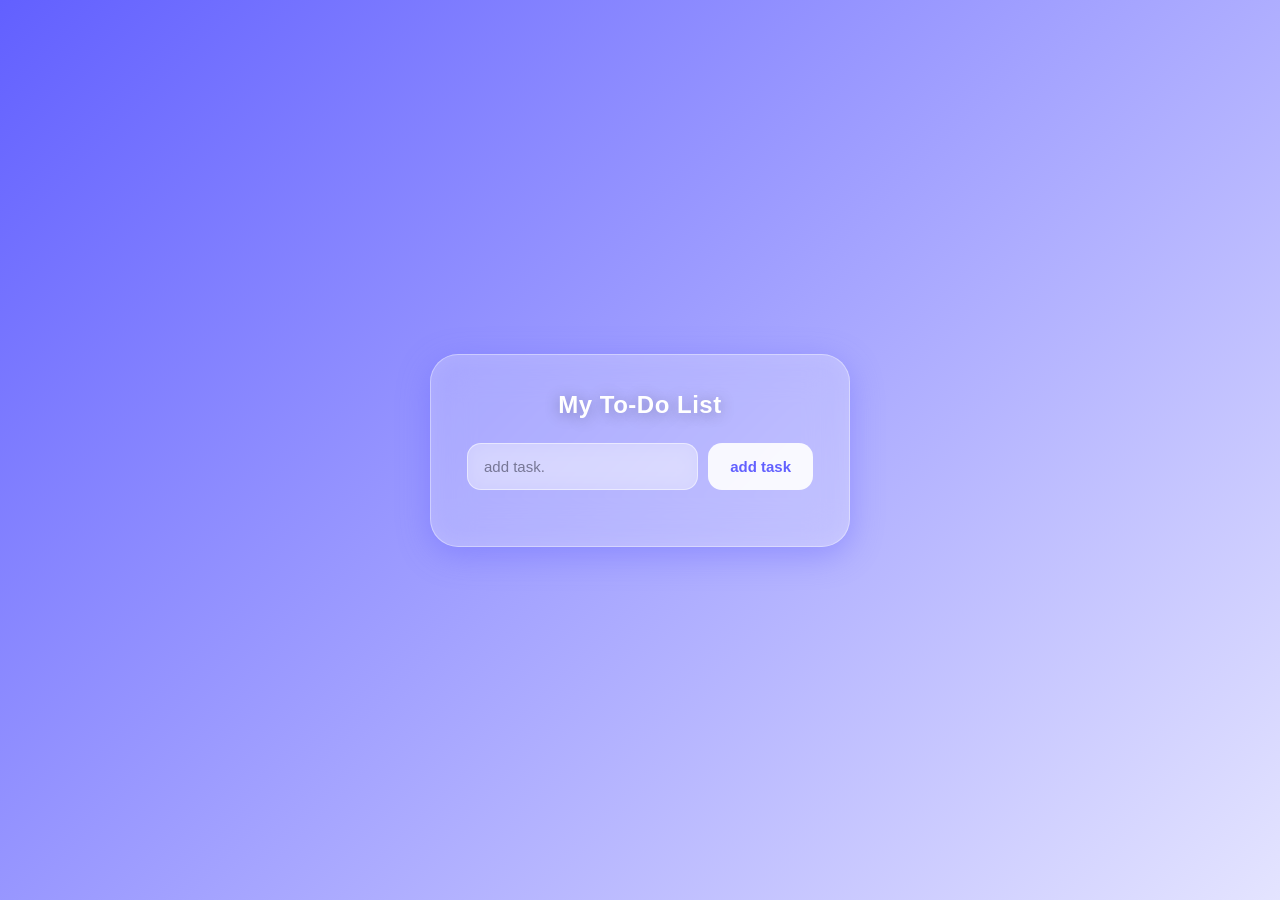
<file: todo-list/index.html>
<!DOCTYPE html>
<html lang="en">
<head>
  <meta charset="UTF-8">
  <title>to-do list</title>
  <link rel="stylesheet" href="style.css">
</head>

<body>

  <div class="container">
    <h2>My To-Do List</h2>

    <div class="input-area">
      <input type="text" id="taskinput" placeholder="add task.">
      <button onclick="addTask()">add task</button>
    </div>

    <ul id="tasklist"></ul>
  </div>

  <script src="script.js"></script>
</body>
</html>
</file>
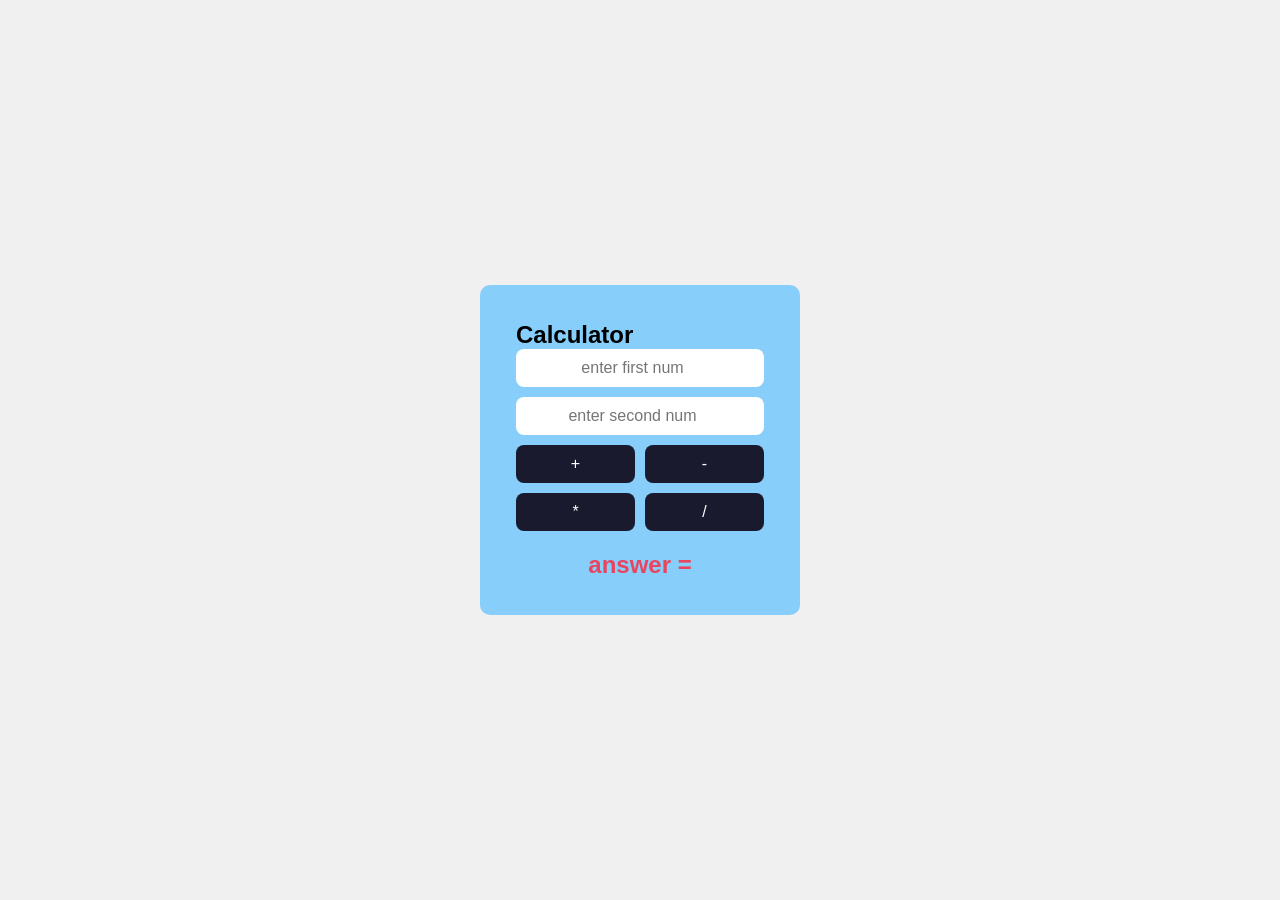
<file: calculateer.html>
<!DOCTYPE html>
<html lang="en">
<head>
  <meta charset="UTF-8">
  <title>Calculator</title>
  <style>
* {
    margin: 0;
    padding: 0;
    box-sizing: border-box;
}
body {
    font-family:'Franklin Gothic Medium', 'Arial Narrow', Arial, sans-serif;
    background-color: #f0f0f0;
    display:flex;
    justify-content: center;
    align-items:center;
    height:100vh;
}
.calculator
{
    background-color:lightskyblue;
    padding: 36px;
    border-radius: 10px;
    width: 320px;
}
.h2
{
    text-align: center;
    margin-bottom: 16px;
    color: #1a1a2e;
}
input{
   width: 100%;
      padding: 10px;
      margin-bottom: 10px;
      border-radius: 8px;
      border: none;
      font-size: 16px;
      text-align: center;
}
.buttons{
    display: grid;
    grid-template-columns: repeat(2, 1fr);
    gap: 10px;
}
button{
    padding: 10px;
    border:none;
    border-radius: 8px;
    background-color: #1a1a2e;
    color:white;
    font-size: 16px;
    cursor:pointer;
}
button:hover{
    background-color: #333;
}
#result {
      color: #e94560;
      text-align: center;
      font-size: 24px;
      font-weight: bold;
      margin-top: 20px;
    }

  </style>
    </head>
    <body>
    <div class="calculator">
    <h2>Calculator</h2>
    <input type="number" id="num1" placeholder="enter first num">
    <input type="number"id="num2" placeholder="enter second num">
    <div class="buttons">
        <button onclick="calculate('+')">+</button>
        <button onclick="calculate('-')">-</button>
        <button onclick="calculate('*')">*</button>
        <button onclick="calculate('/')">/</button>

    </div>
    <div id="result">answer = </div>
    <script>
    function calculate(operator){
        const num1 = parseFloat(document.getElementById('num1').value) || 0;
        const num2 = parseFloat(document.getElementById('num2').value) || 0;
        let answer;
        switch(operator){
            case '+':
                answer = num1 + num2;
                break;
            case '-':
                answer = num1 - num2;
                break;
            case '*':
                answer = num1 * num2;
                break;
            case '/':
                answer = num2 !== 0 ? num1 / num2 : 'Error';
                break;
            default:
                answer = 'Error';
        }
        document.getElementById('result').innerText = "Answer: " + answer;
    }
    </script>

</body>
</html>
</file>
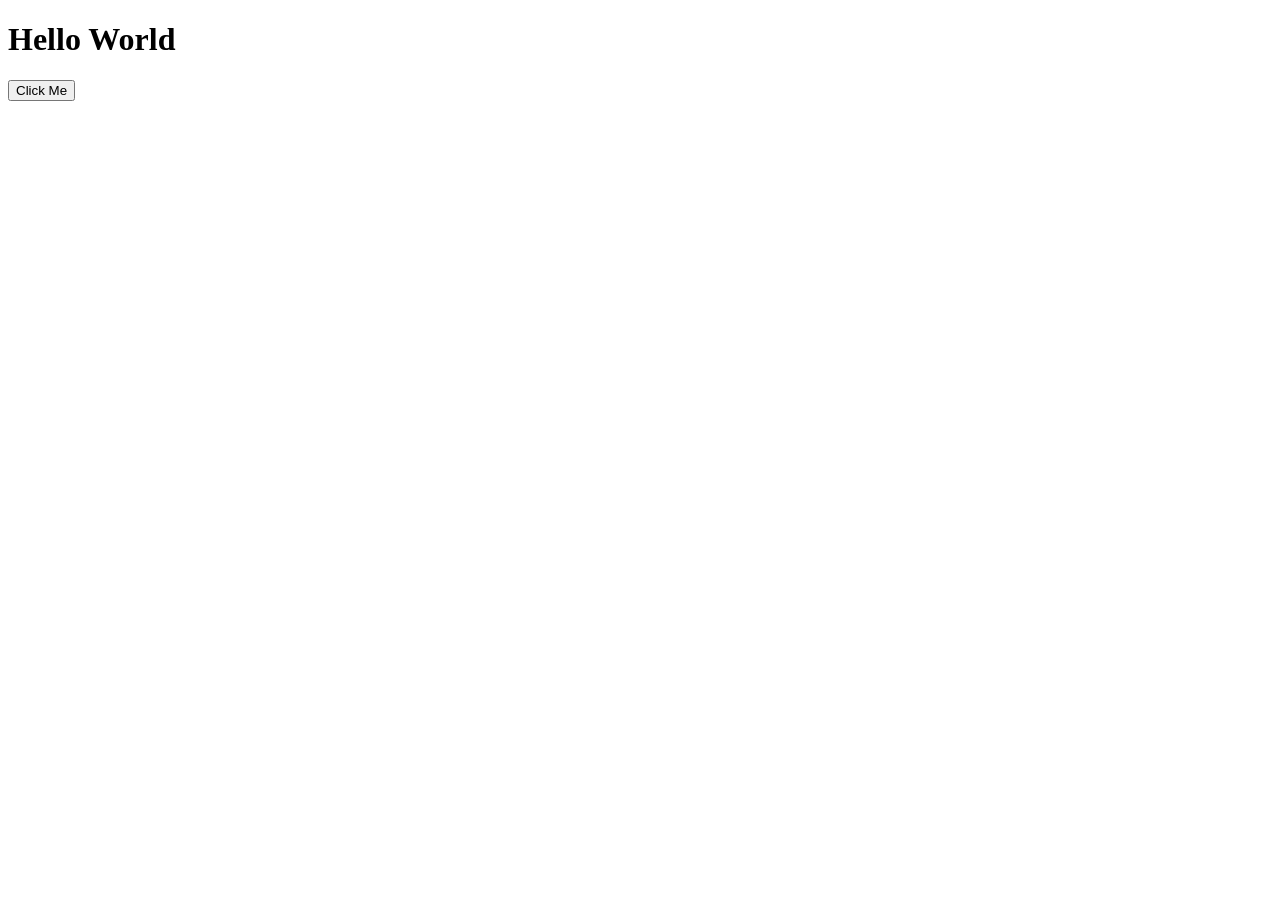
<file: dom.html>
<!DOCTYPE html>
<html lang="en">
<head>
  <meta charset="UTF-8">
  <title>JS Day 1</title>
</head>
<body>

  <h1 id="heading">Hello World</h1>
  <button onclick="changeText()">Click Me</button>

  <script>
    function changeText() {
      document.getElementById("heading").innerText = "Maine JS seekh liya!";
    
    }
  </script>

</body>
</html>
</file>
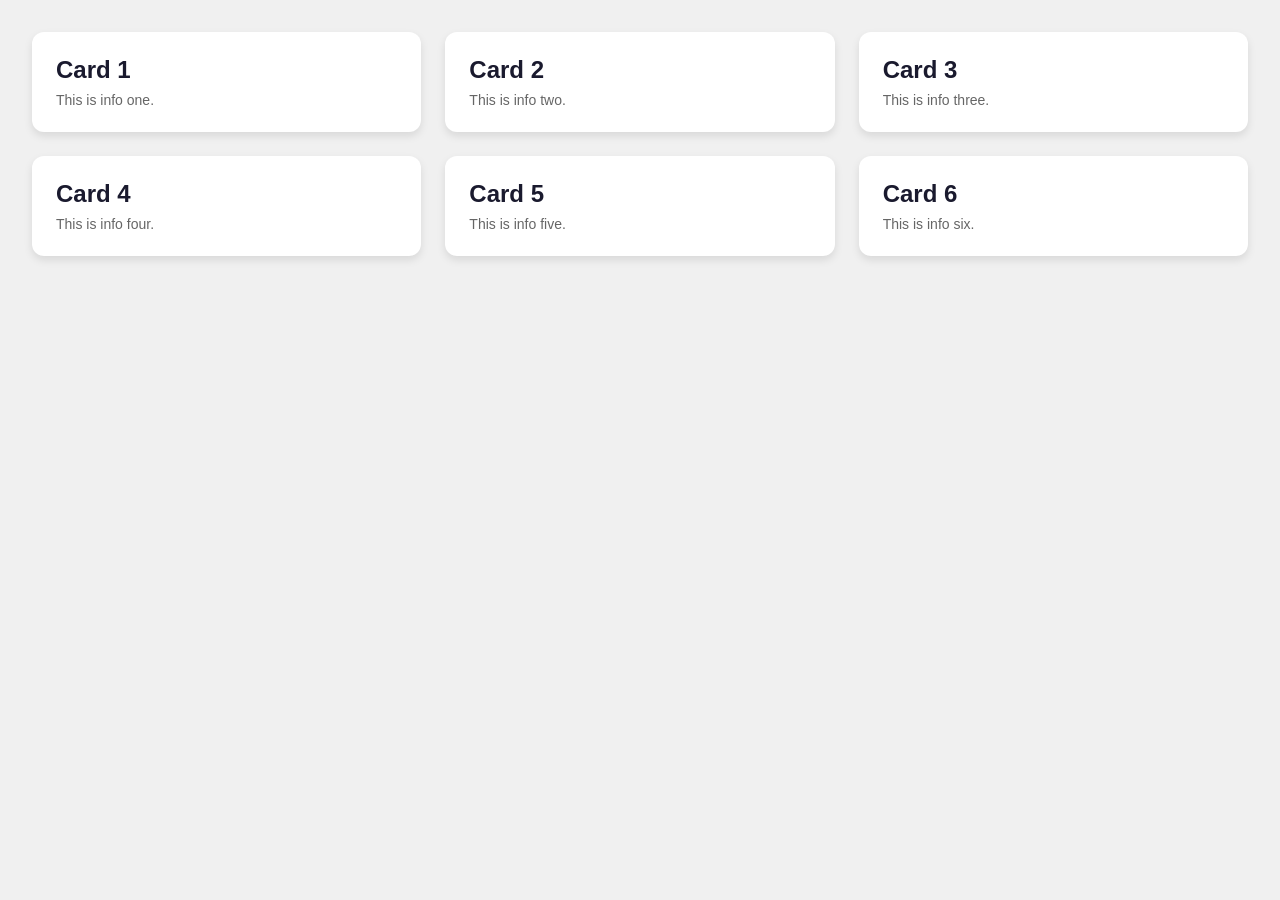
<file: grid.html>
<!DOCTYPE html>
<html lang="en">
<head>
  <meta charset="UTF-8">
  <title>Grid Cards</title>
  <style>
    * {
      margin: 0;
      padding: 0;
      box-sizing: border-box;
    }

    body {
      font-family: Arial, sans-serif;
      background-color: #f0f0f0;
      padding: 32px;
    }

    .card-container {
      display: grid;
      grid-template-columns: repeat(3, 1fr);
      gap: 24px;
    }

    .card {
      background-color: white;
      padding: 24px;
      border-radius: 12px;
      box-shadow: 0 4px 8px rgba(0,0,0,0.1);
    }

    .card h2 {
      color: #1a1a2e;
      margin-bottom: 8px;
    }

    .card p {
      color: #666;
      font-size: 14px;
    }
  </style>
</head>
<body>

  <div class="card-container">
    <div class="card">
      <h2>Card 1</h2>
      <p>This is info one.</p>
    </div>
    <div class="card">
      <h2>Card 2</h2>
      <p>This is info two.</p>
    </div>
    <div class="card">
      <h2>Card 3</h2>
      <p>This is info three.</p>
    </div>
    <div class="card">
      <h2>Card 4</h2>
      <p>This is info four.</p>
    </div>
    <div class="card">
      <h2>Card 5</h2>
      <p>This is info five.</p>
    </div>
    <div class="card">
      <h2>Card 6</h2>
      <p>This is info six.</p>
    </div>
  </div>

</body>
</html>
</file>
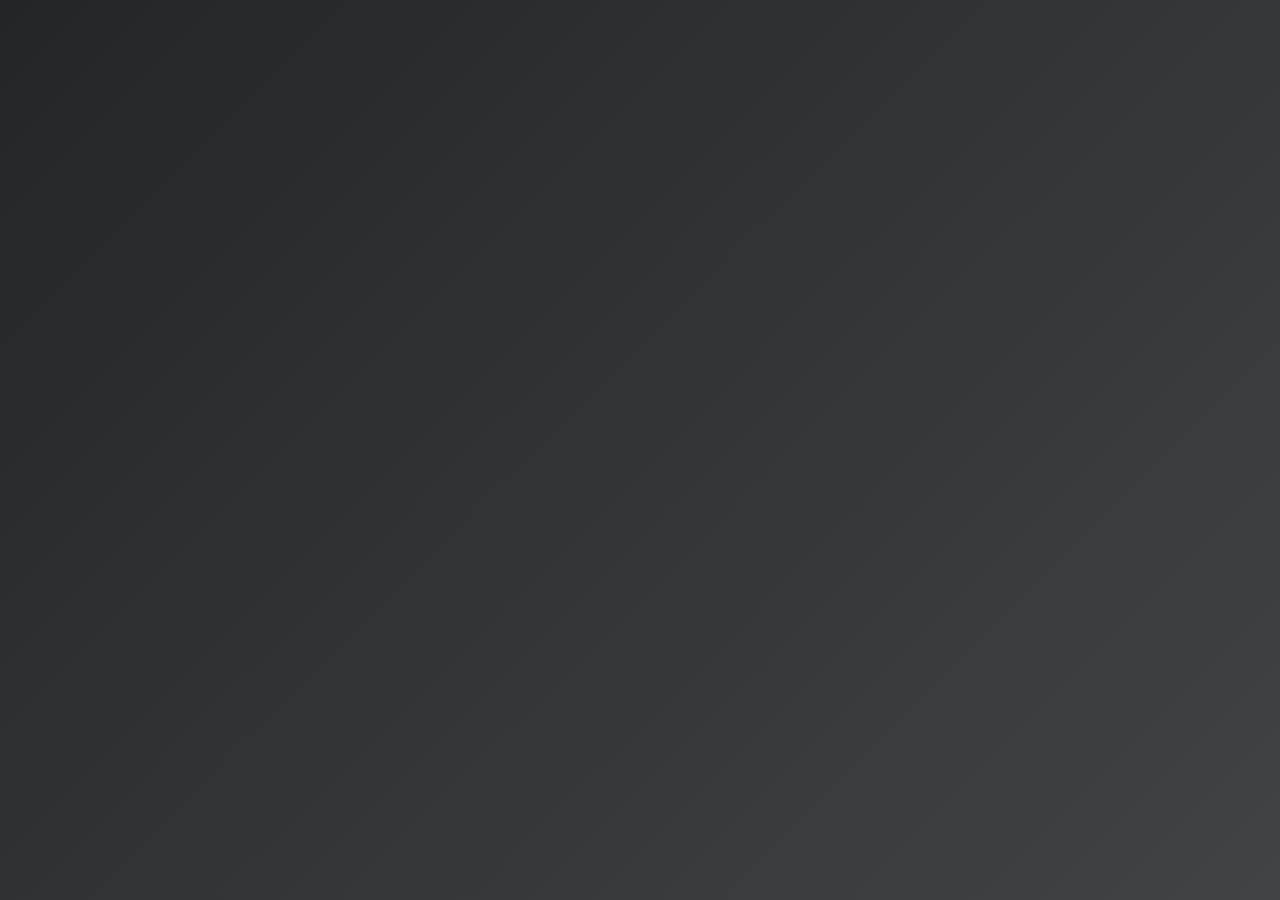
<file: shreyas.html>
<!DOCTYPE html>
<html lang="en">
<head>
  <meta charset="UTF-8">
    <title>MY APP</title>
    <style>
      * {
        margin: 0;
        padding: 0;
        box-sizing: border-box;
      }
      body {
        font-family: 'Montserrat', sans-serif;
        background: linear-gradient(135deg, #232526, #414345);
        min-height: 100vh;
      }
      .navbar{
display: flex;
justify-content:space-between;
align-items:center;
background-color: color-mix(in oklab, #0f172a 85%, #38bdf8 15%);
    color: white;
    padding: 20px 40px;
    box-shadow: 0 4px 20px rgba(56, 189, 248, 0.15);
      }

    </style>
</file>
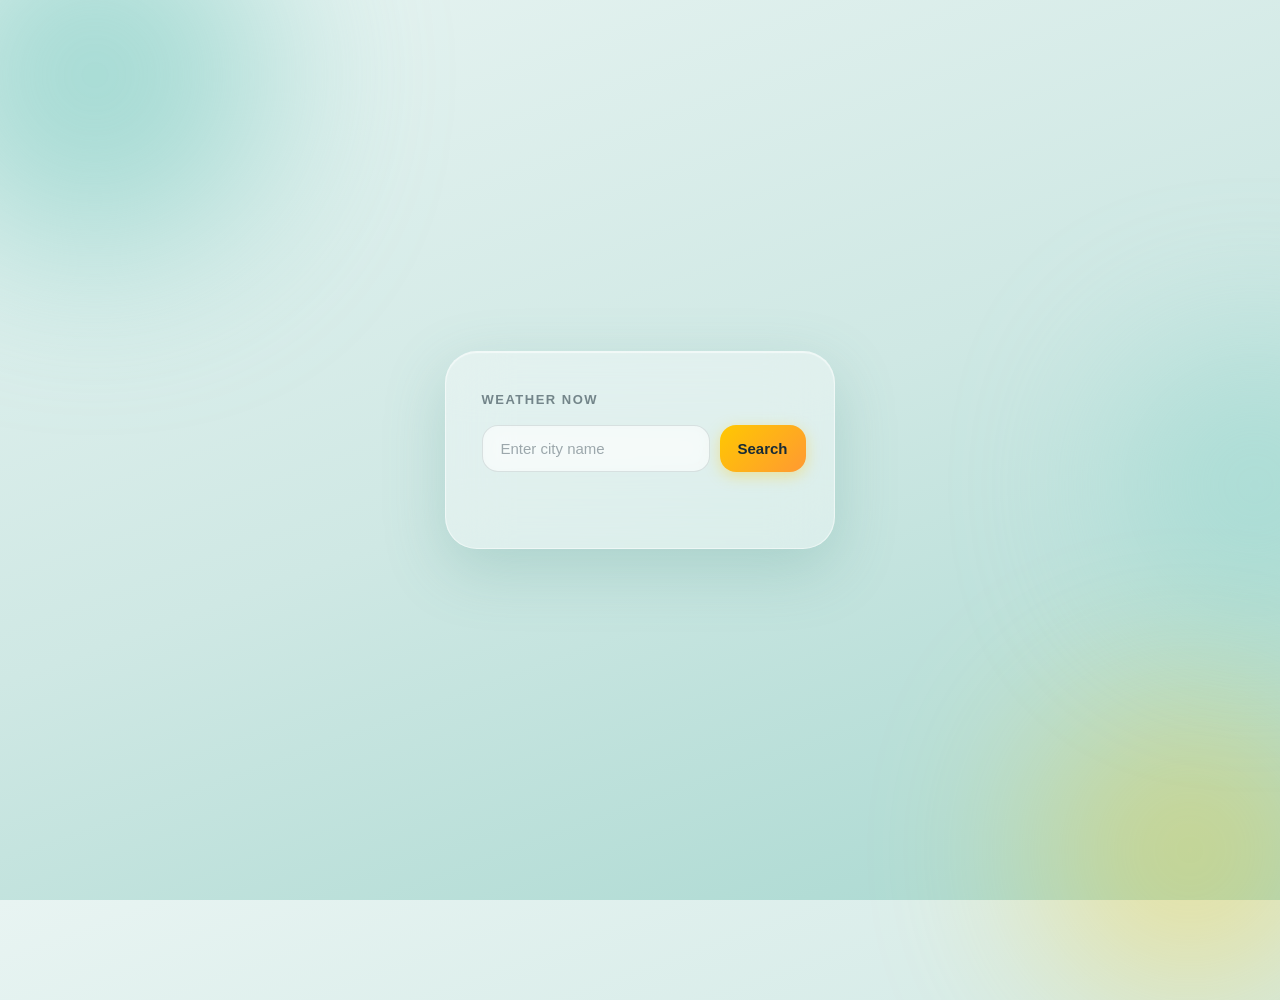
<file: wheather-app/wheather.html>
<!DOCTYPE html>
<html lang="en">
<head>
  <meta charset="UTF-8">
  <title>weather</title>
  <link rel="stylesheet" href="style.css">
</head>
<body>

  <div class="orb orb1"></div>
  <div class="orb orb2"></div>
  <div class="orb orb3"></div>

  <div class="container">
    <div class="label">Weather Now</div>

    <div class="search-area">
      <input type="text" id="cityInput" placeholder="Enter city name">
      <button onclick="getWeather()">Search</button>
    </div>

    <div class="result" id="weatherResult">
      
    </div>
  </div>

  <script src="index.js"></script>
</body>
</html>
</file>
<file: todo-list/style.css>
* {
  margin: 0;
  padding: 0;
  box-sizing: border-box;
}

body {
  font-family: 'Segoe UI', Arial, sans-serif;
  background: linear-gradient(135deg, #6260FF, #E4E4FF);
  display: flex;
  justify-content: center;
  align-items: center;
  min-height: 100vh;
}

.container {
  background: rgba(255, 255, 255, 0.2);
  backdrop-filter: blur(20px);
  -webkit-backdrop-filter: blur(20px);
  border: 1px solid rgba(255, 255, 255, 0.4);
  box-shadow: 
    0 8px 32px rgba(98, 96, 255, 0.4),
    inset 0 0 20px rgba(255, 255, 255, 0.1);
  padding: 36px;
  border-radius: 28px;
  width: 420px;
  animation: fadeIn 0.5s ease;
}

@keyframes fadeIn {
  from { opacity: 0; transform: translateY(20px); }
  to { opacity: 1; transform: translateY(0); }
}

h2 {
  color: white;
  text-align: center;
  margin-bottom: 24px;
  font-weight: 600;
  text-shadow: 0 2px 15px rgba(0,0,0,0.3);
  letter-spacing: 0.5px;
}

.input-area {
  display: flex;
  gap: 10px;
  margin-bottom: 20px;
}

input {
  flex: 1;
  padding: 14px 16px;
  border-radius: 14px;
  border: 1px solid rgba(255, 255, 255, 0.5);
  background: rgba(255, 255, 255, 0.35);
  backdrop-filter: blur(10px);
  color: #1a1a2e;
  font-size: 15px;
  font-weight: 500;
  outline: none;
  transition: 0.3s;
}

input::placeholder {
  color: rgba(26, 26, 46, 0.5);
}

input:focus {
  background: rgba(255, 255, 255, 0.5);
  border: 1px solid rgba(255, 255, 255, 0.8);
}

button {
  padding: 14px 22px;
  border: none;
  border-radius: 14px;
  background: rgba(255, 255, 255, 0.9);
  color: #6260FF;
  font-size: 15px;
  font-weight: 600;
  cursor: pointer;
  transition: 0.3s;
}

button:hover {
  background: white;
  transform: translateY(-2px);
  box-shadow: 0 5px 15px rgba(0,0,0,0.2);
}

ul {
  list-style: none;
}

li {
  background: rgba(255, 255, 255, 0.25);
  backdrop-filter: blur(10px);
  border: 1px solid rgba(255, 255, 255, 0.3);
  color: white;
  font-weight: 500;
  padding: 16px;
  border-radius: 16px;
  margin-bottom: 10px;
  display: flex;
  justify-content: space-between;
  align-items: center;
  transition: 0.3s;
  text-shadow: 0 1px 5px rgba(0,0,0,0.2);
}

li:hover {
  background: rgba(255, 255, 255, 0.35);
  transform: translateX(5px);
}

li button {
  background: rgba(255, 100, 100, 0.3);
  color: white;
  padding: 6px 12px;
  border-radius: 10px;
  font-size: 14px;
}

li button:hover {
  background: rgba(255, 80, 80, 0.6);
  transform: none;
}

.completed {
  text-decoration: line-through;
  opacity: 0.5;
}
</file>
<file: wheather-app/style.css>
* {
  margin: 0;
  padding: 0;
  box-sizing: border-box;
}

body {
  font-family: 'Segoe UI', Arial, sans-serif;
  background: linear-gradient(160deg, #E8F4F2 0%, #CFE8E4 50%, #A8D8D0 100%);
  min-height: 100vh;
  display: flex;
  justify-content: center;
  align-items: center;
  overflow: hidden;
  position: relative;
}

/* Glowing background orbs - yeh glass effect ko premium banate hain */
.orb {
  position: absolute;
  border-radius: 50%;
  filter: blur(90px);
  opacity: 0.55;
}

.orb1 {
  width: 350px;
  height: 350px;
  background: #6EC6BB;
  top: -100px;
  left: -80px;
}

.orb2 {
  width: 300px;
  height: 300px;
  background: #FFC801;
  bottom: -100px;
  right: -60px;
  opacity: 0.35;
}

.orb3 {
  width: 250px;
  height: 250px;
  background: #88D4C9;
  top: 40%;
  right: -100px;
  opacity: 0.5;
}

.container {
  position: relative;
  background: rgba(255, 255, 255, 0.35);
  backdrop-filter: blur(30px);
  -webkit-backdrop-filter: blur(30px);
  border: 1px solid rgba(255, 255, 255, 0.5);
  box-shadow:
    0 20px 60px rgba(80, 150, 140, 0.25),
    inset 0 1px 1px rgba(255, 255, 255, 0.6);
  padding: 40px 36px;
  border-radius: 32px;
  width: 390px;
  z-index: 10;
}

.label {
  color: rgba(23, 43, 54, 0.55);
  font-size: 13px;
  font-weight: 600;
  letter-spacing: 1.5px;
  text-transform: uppercase;
  margin-bottom: 18px;
}

.search-area {
  display: flex;
  gap: 10px;
  margin-bottom: 28px;
}

input {
  flex: 1;
  padding: 14px 18px;
  border-radius: 16px;
  border: 1px solid rgba(23, 43, 54, 0.12);
  background: rgba(255, 255, 255, 0.5);
  backdrop-filter: blur(10px);
  color: #172B36;
  font-size: 15px;
  outline: none;
  transition: 0.3s;
}

input::placeholder {
  color: rgba(23, 43, 54, 0.4);
}

input:focus {
  background: rgba(255, 255, 255, 0.75);
  border: 1px solid rgba(255, 200, 1, 0.6);
}

button {
  padding: 14px 18px;
  border: none;
  border-radius: 16px;
  background: linear-gradient(135deg, #FFC801, #FF9932);
  color: #172B36;
  font-size: 15px;
  font-weight: 700;
  cursor: pointer;
  transition: 0.25s;
  box-shadow: 0 4px 15px rgba(255, 200, 1, 0.35);
}

button:hover {
  transform: translateY(-2px);
  box-shadow: 0 6px 20px rgba(255, 200, 1, 0.5);
}

button:active {
  transform: translateY(0px);
}

.result {
  text-align: center;
  padding-top: 8px;
}

.city-name {
  color: #172B36;
  font-size: 22px;
  font-weight: 600;
  margin-bottom: 6px;
}

.temp {
  color: #114C5A;
  font-size: 64px;
  font-weight: 200;
  line-height: 1;
  margin: 16px 0;
  text-shadow: 0 4px 20px rgba(255, 200, 1, 0.3);
}

.description {
  color: rgba(23, 43, 54, 0.6);
  font-size: 15px;
  text-transform: capitalize;
  margin-bottom: 20px;
}

.divider {
  height: 1px;
  background: rgba(23, 43, 54, 0.12);
  margin: 20px 0;
}

.extra-info {
  display: flex;
  justify-content: space-around;
}

.info-item {
  display: flex;
  flex-direction: column;
  align-items: center;
  gap: 4px;
}

.info-label {
  color: rgba(23, 43, 54, 0.45);
  font-size: 11px;
  text-transform: uppercase;
  letter-spacing: 1px;
}

.info-value {
  color: #172B36;
  font-size: 16px;
  font-weight: 600;
}

.error-text {
  color: #c0392b;
  font-size: 15px;
  text-align: center;
  padding: 20px 0;
}
</file>
